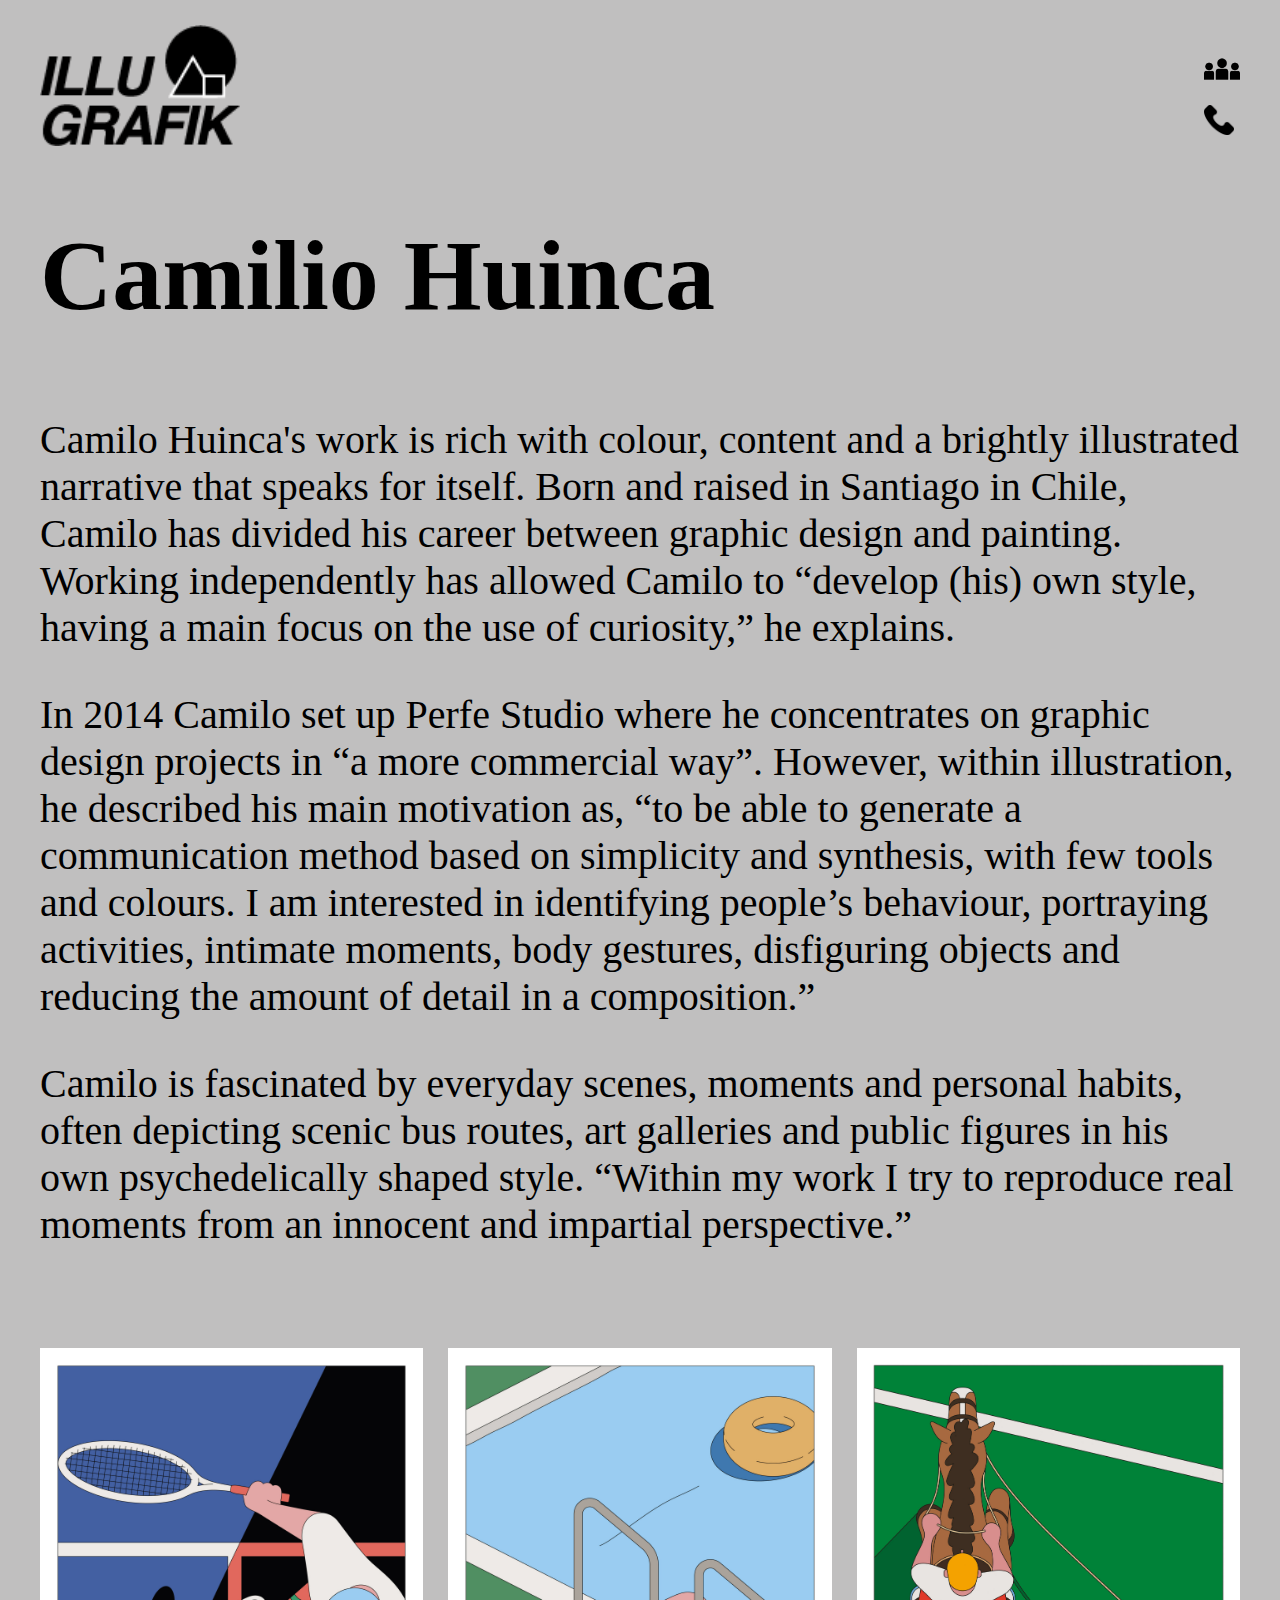
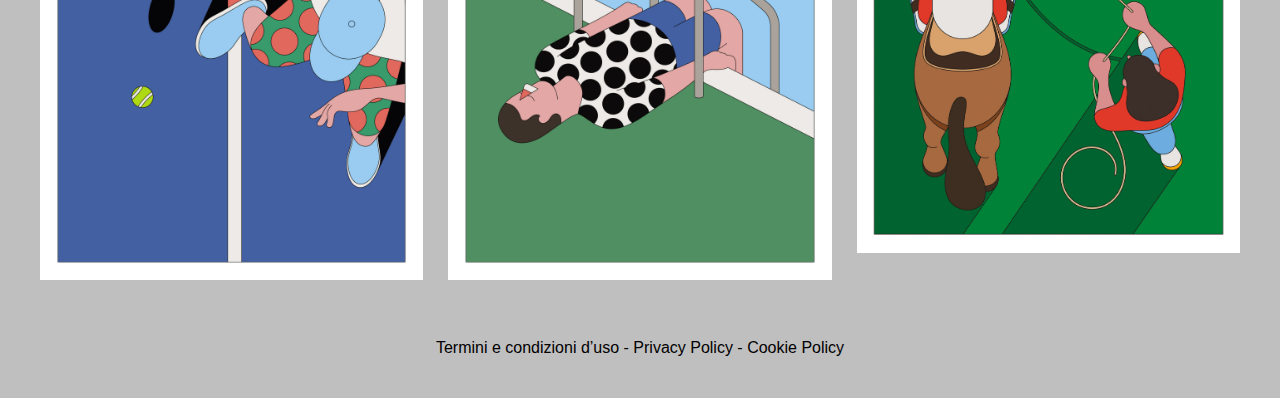
<file: camiliohuinca.html>
<!DOCTYPE html>
<html lang="en">
<head>
    <meta charset="UTF-8">
    <meta http-equiv="X-UA-Compatible" content="IE=edge">
    <meta name="viewport" content="width=device-width, initial-scale=1.0">
    <title>CamilioHuinca</title>
    <link rel="stylesheet" href="css/stilecamiliohuinca.css">
</head>
<body>
    <header>
        <p><a href="index.html"><img src="immagini/logo.png" alt="" width="200px" height="auto"></a></p>
        <nav>
            <ul>
                
                <a href="aboutus.html"><img src="immagini/chi siamo.png" alt="logo chi siamo" width="40px" height="auto"></a>
                <br>
                <a href="contact.html"><img src="immagini/contatti.png" alt="logo telefono" width="30px" height="auto"></a>
            </ul>
        </nav>
    </header>
    <section>
        <h2>Camilio Huinca</h2>
        <div>
            <p class="testo-camilio">Camilo Huinca's work is rich with colour, content and a brightly illustrated narrative that speaks for itself. Born and raised in Santiago in Chile, Camilo has divided his career between graphic design and painting. Working independently has allowed Camilo to “develop (his) own style, having a main focus on the use of curiosity,” he explains. </p>
        </div>
        <div>
            <p class="testo-camilio">In 2014 Camilo set up Perfe Studio where he concentrates on graphic design projects in “a more commercial way”. However, within illustration, he described his main motivation as, “to be able to generate a communication method based on simplicity and synthesis, with few tools and colours. I am interested in identifying people’s behaviour, portraying activities, intimate moments, body gestures, disfiguring objects and reducing the amount of detail in a composition.”  </p>
        </div>
        <div>
            <p class="testo-camilio">Camilo is fascinated by everyday scenes, moments and personal habits, often depicting scenic bus routes, art galleries and public figures in his own psychedelically shaped style. “Within my work I try to reproduce real moments from an innocent and impartial perspective.”</p>
        </div>

        <main>
            <section class="grid">
            <div>
                 <img class="immagine" src="immagini/tennishuinca.jpg" alt=""> <br>
            </div>
            <div>
            <img class="immagine" src="immagini/piscinahuinca.jpg" alt=""> <br>
            </div>
            <div>
                <img class="immagine" src="immagini/cavallohuinca.jpg" alt="" > <br>
            </div>
            </section>
        </main>



    <footer>
        <p>Termini e condizioni d’uso -
             Privacy Policy
           - Cookie Policy</p>
    </footer>
</body>
</html>
</file>
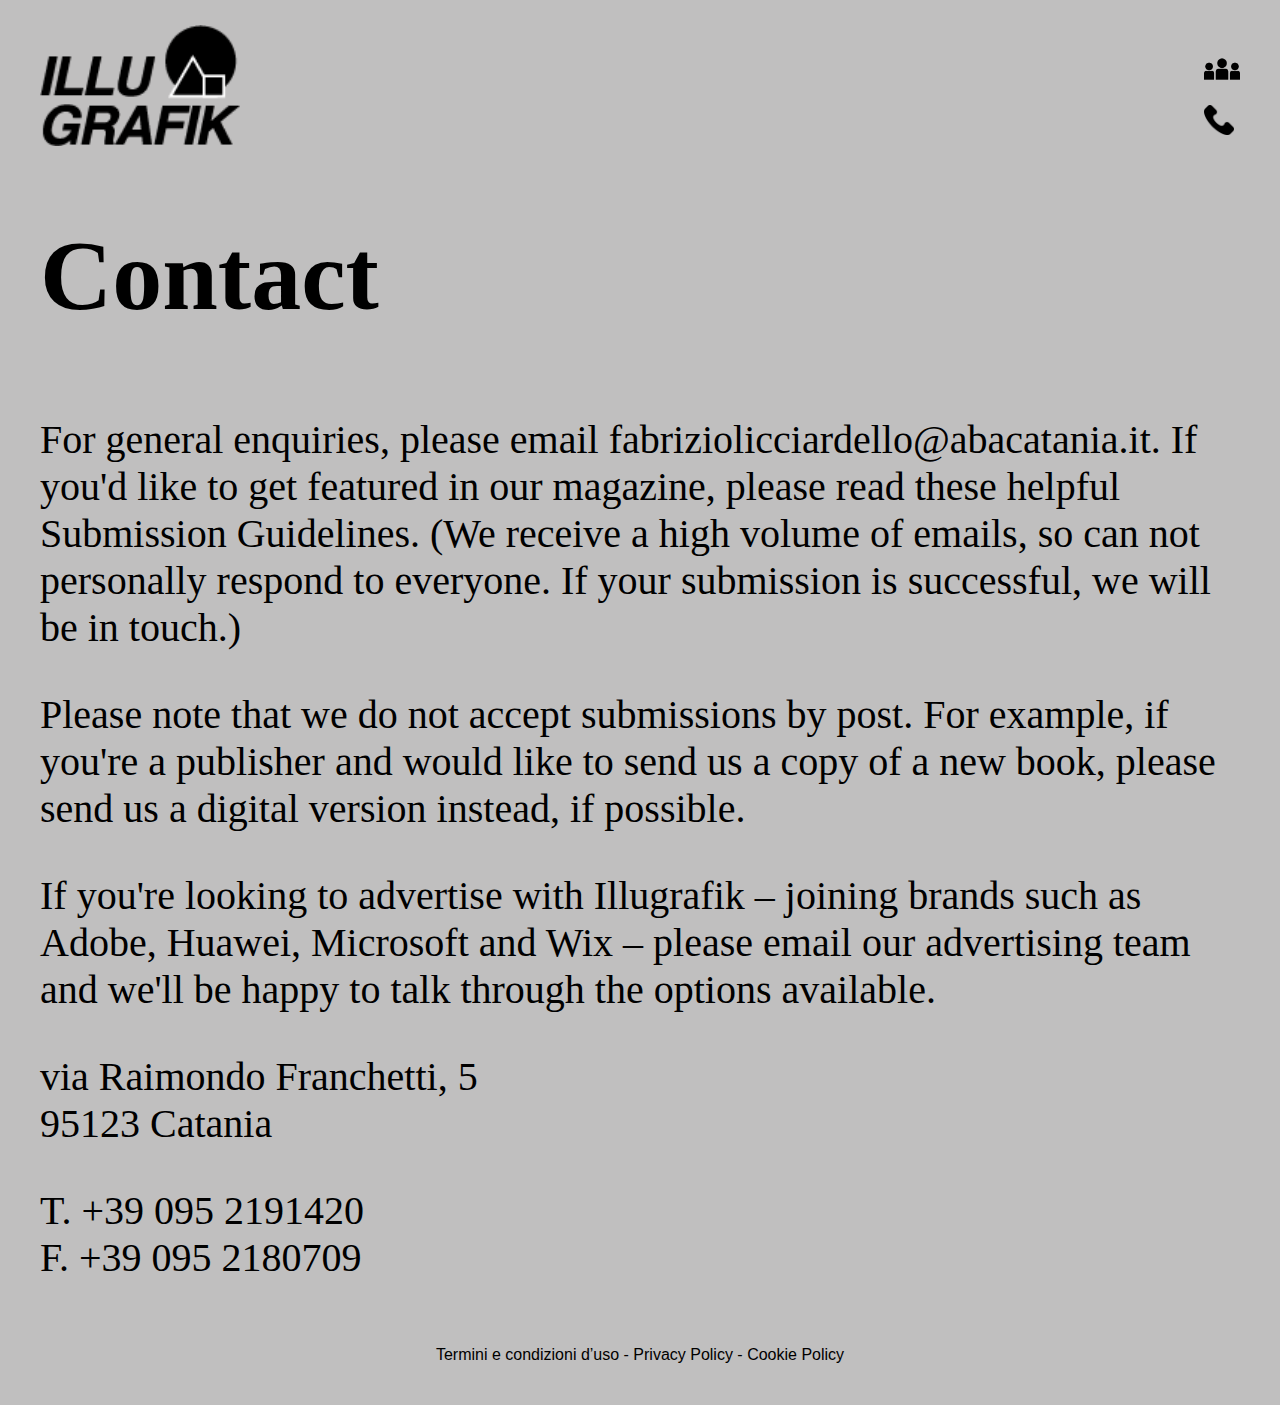
<file: contact.html>
<!DOCTYPE html>
<html lang="en">
<head>
    <meta charset="UTF-8">
    <meta http-equiv="X-UA-Compatible" content="IE=edge">
    <meta name="viewport" content="width=device-width, initial-scale=1.0">
    <title>Contact</title>
    <link rel="stylesheet" href="css/stilecontatti.css">
</head>
<body>
    <header>
        <p><a href="index.html"><img src="immagini/logo.png" alt="" width="200px" height="auto"></a></p>
        <nav>
            <ul>
                
                <a href="aboutus.html"><img src="immagini/chi siamo.png" alt="logo chi siamo" width="40px" height="auto"></a>
                <br>
                <a href="contact.html"><img src="immagini/contatti.png" alt="logo telefono" width="30px" height="auto"></a>
            </ul>
        </nav>
    </header>
    <section>
        <h2>Contact</h2>
        <div>
        <p class="testo-contatti">For general enquiries, please email fabriziolicciardello@abacatania.it. If you'd like to get featured in our magazine, please read these helpful Submission Guidelines. (We receive a high volume of emails, so can not personally respond to everyone. If your submission is successful, we will be in touch.) </p>
            
    
           <p class="testo-contatti"> Please note that we do not accept submissions by post. For example, if you're a publisher and would like to send us a copy of a new book, please send us a digital version instead, if possible.</p>
            
            
           <p class="testo-contatti">If you're looking to advertise with Illugrafik – joining brands such as Adobe, Huawei, Microsoft and Wix – please email our advertising team and we'll be happy to talk through the options available.</p>
        </div>
        
        <div>
            <h3>via Raimondo Franchetti, 5
                <br>
                95123 Catania</h3>
        </div>
        <div>
            <h3 >T. +39 095 2191420
                <br>
                F. +39 095 2180709</h3>
        </div>
    </section>
    
    <footer>
        <p>Termini e condizioni d’uso -
             Privacy Policy
           - Cookie Policy</p>
    </footer>
</body>
</html>
</file>
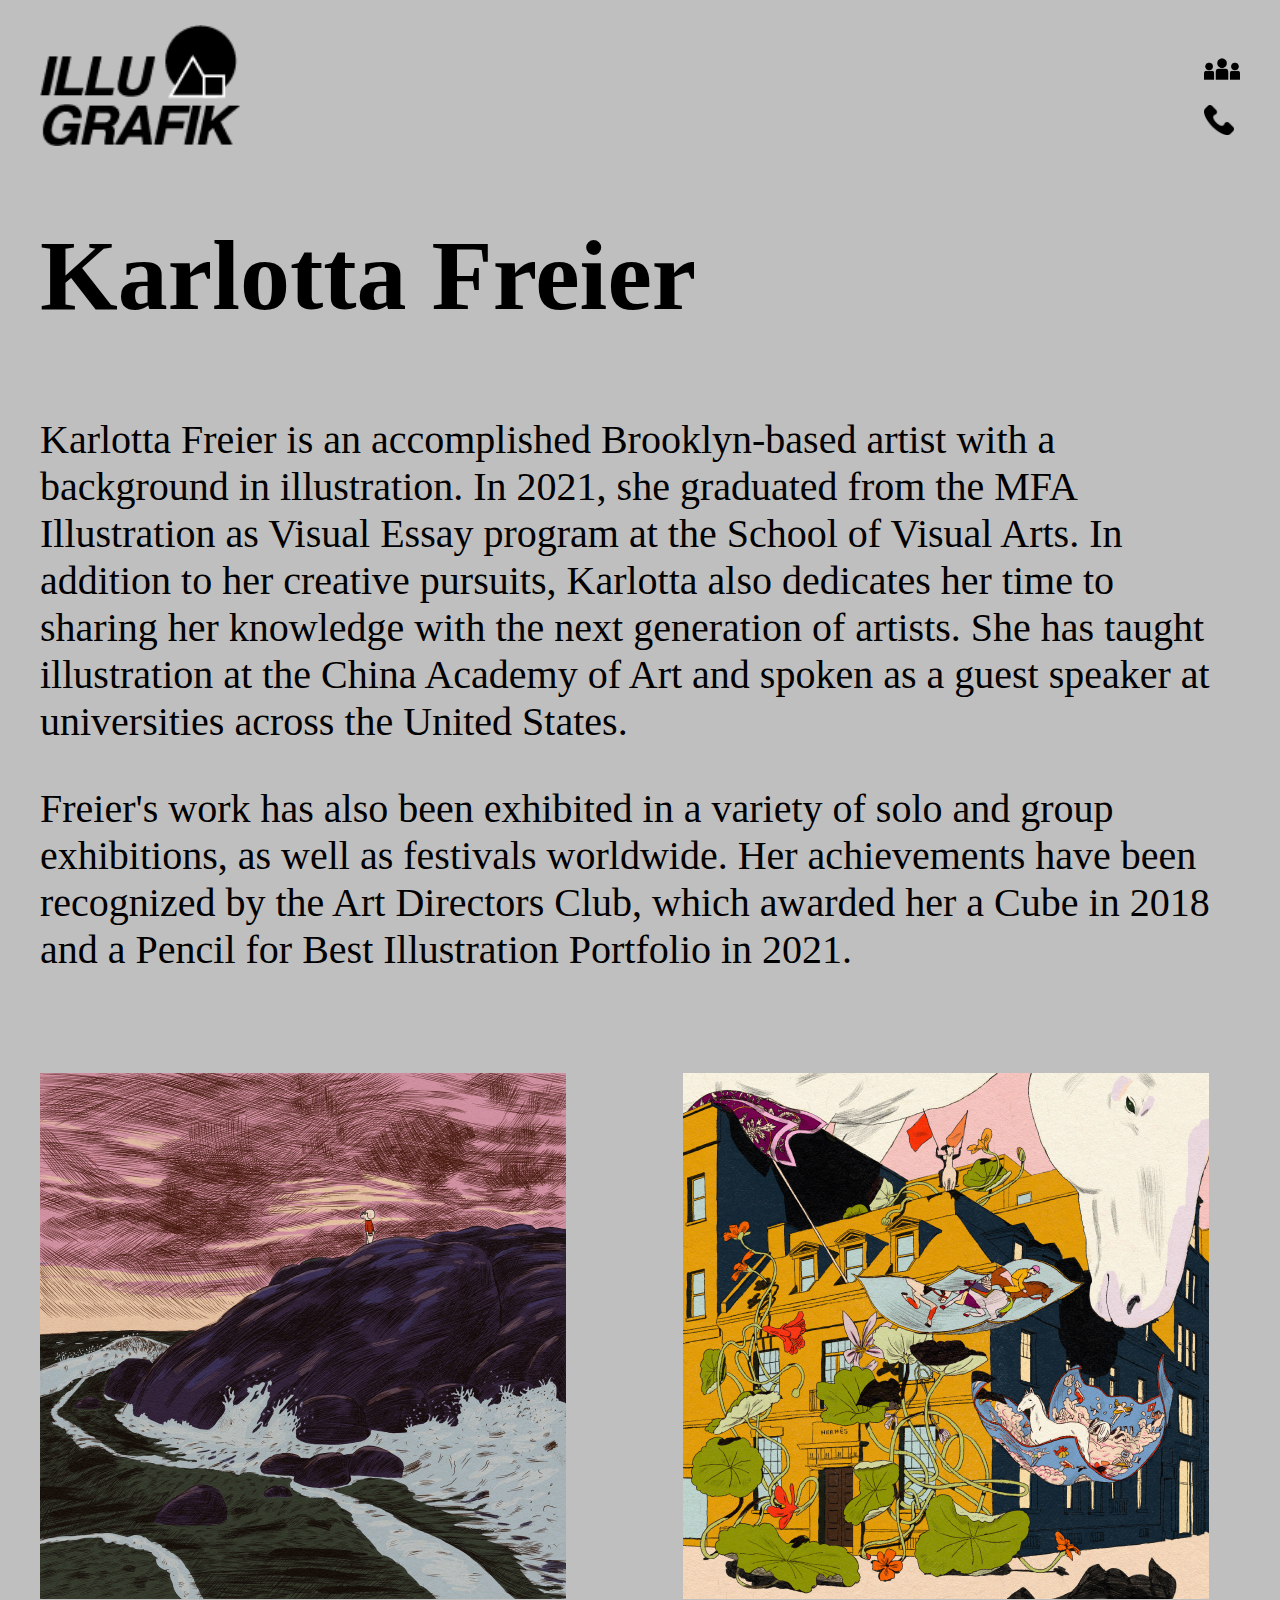
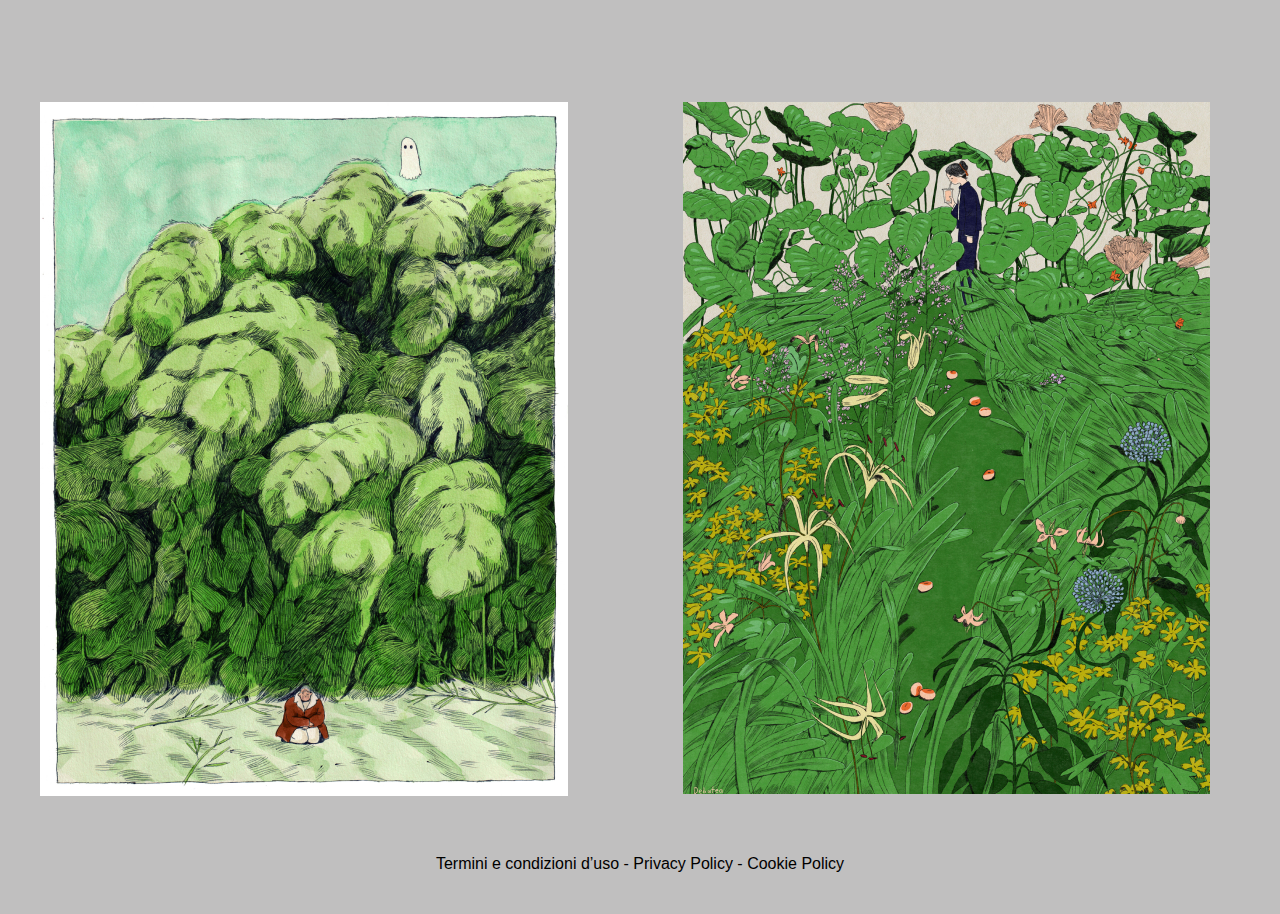
<file: karlottafreier.html>
<!DOCTYPE html>
<html lang="en">
<head>
    <meta charset="UTF-8">
    <meta http-equiv="X-UA-Compatible" content="IE=edge">
    <meta name="viewport" content="width=device-width, initial-scale=1.0">
    <title>KarlottaFreier</title>
    <link rel="stylesheet" href="css/stilekarlotta.css">
</head>
<body>
    <header>
        <p><a href="index.html"><img src="immagini/logo.png" alt="" width="200px" height="auto"></a></p>
        <nav>
            <ul>
                
                <a href="aboutus.html"><img src="immagini/chi siamo.png" alt="logo chi siamo" width="40px" height="auto"></a>
                <br>
                <a href="contact.html"><img src="immagini/contatti.png" alt="logo telefono" width="30px" height="auto"></a>
            </ul>
        </nav>
    </header>
    <section>
        <h2>Karlotta Freier</h2>
        <div>
            <p class="testo-karlotta">Karlotta Freier is an accomplished Brooklyn-based artist with a background in illustration. In 2021, she graduated from the MFA Illustration as Visual Essay program at the School of Visual Arts. In addition to her creative pursuits, Karlotta also dedicates her time to sharing her knowledge with the next generation of artists. She has taught illustration at the China Academy of Art and spoken as a guest speaker at universities across the United States.  </p>
        </div>
        <div>
            <p class="testo-karlotta">Freier's work has also been exhibited in a variety of solo and group exhibitions, as well as festivals worldwide. Her achievements have been recognized by the Art Directors Club, which awarded her a Cube in 2018 and a Pencil for Best Illustration Portfolio in 2021.</p>
        </div>
        
    
        <main>
            <section class="grid">
            <div>
                 <img class="immagine" src="immagini/1karlotta.jpg" alt=""> <br>
            </div>
            <div>
            <img class="immagine" src="immagini/2karlotta.jpg" alt=""> <br>
            </div>
            <div>
                <img class="immagine" src="immagini/3karlotta.jpg" alt="" > <br>
            </div>
            <div>
                <img class="immagine" src="immagini/4karlotta.jpg" alt="" > <br>
            </div>
            </section>
        </main>
    
    
    
    <footer>
        <p>Termini e condizioni d’uso -
             Privacy Policy
           - Cookie Policy</p>
    </footer>
</body>
</html>
</file>
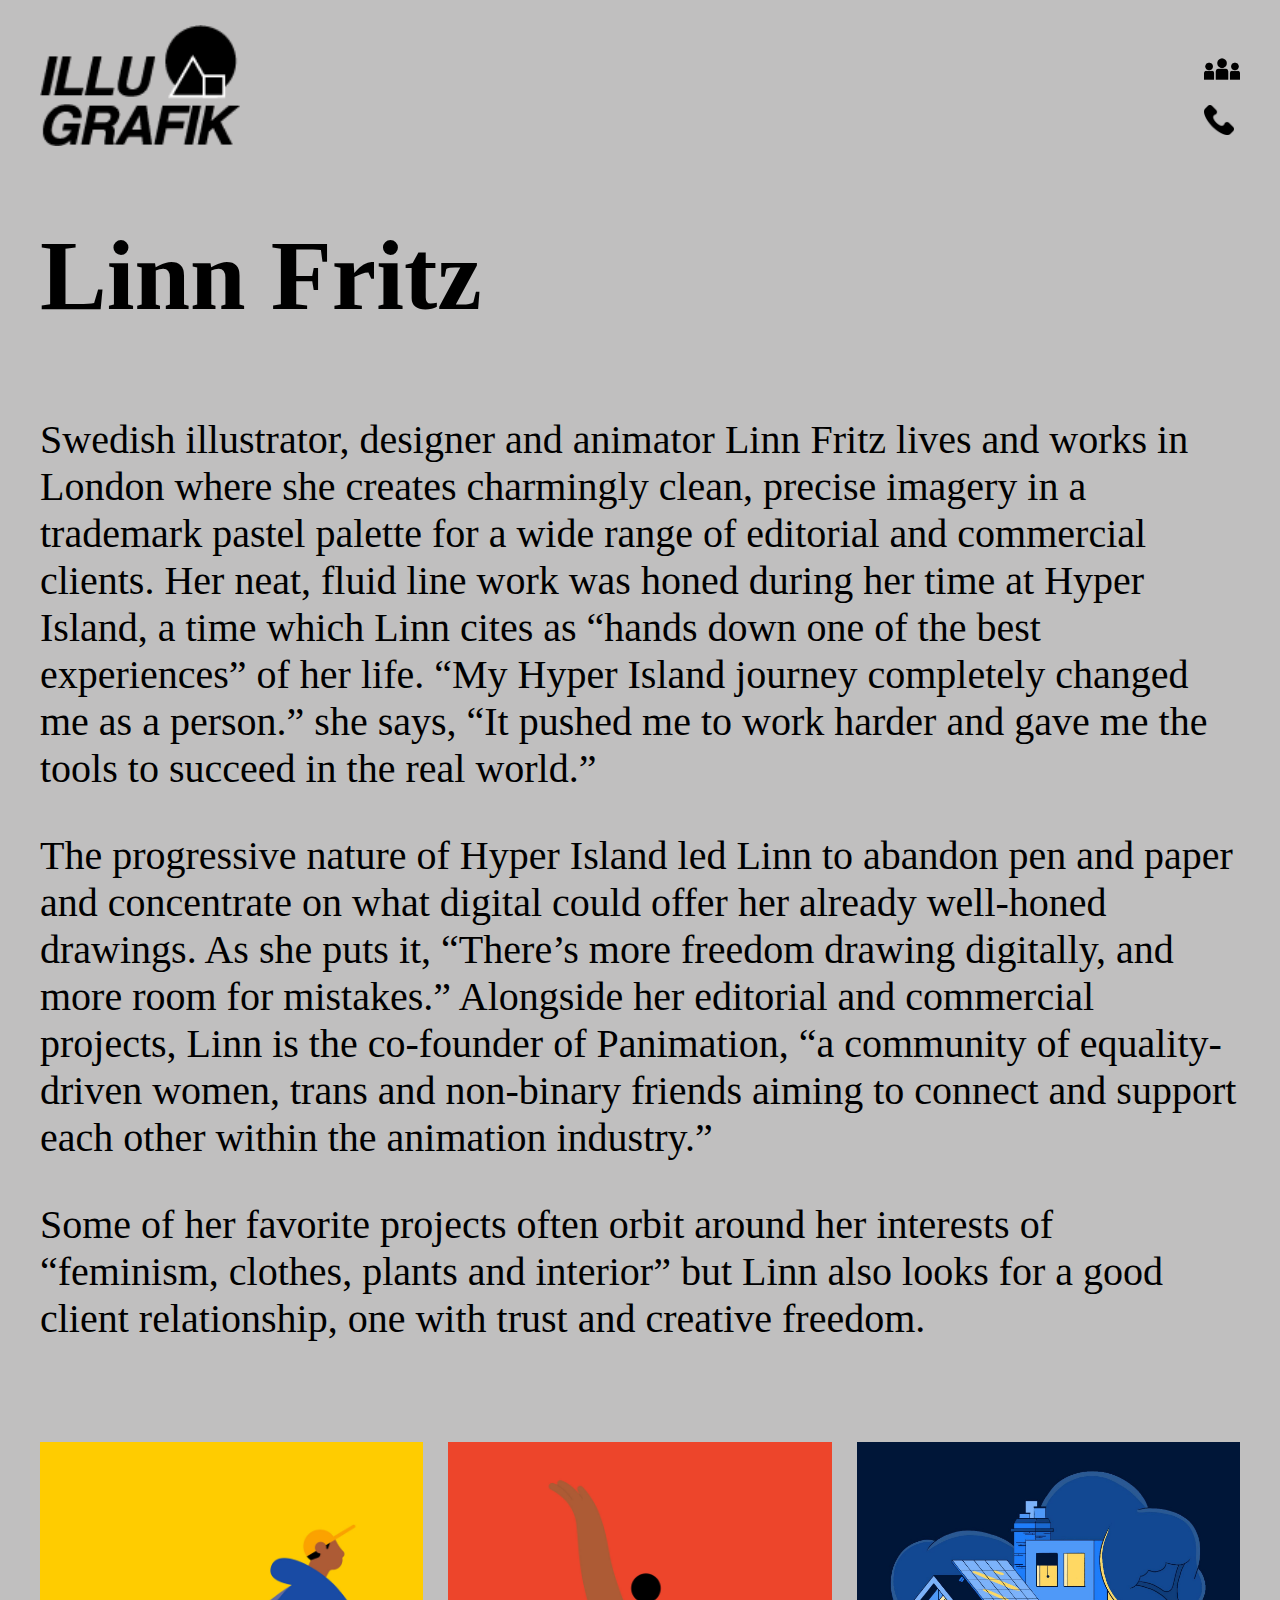
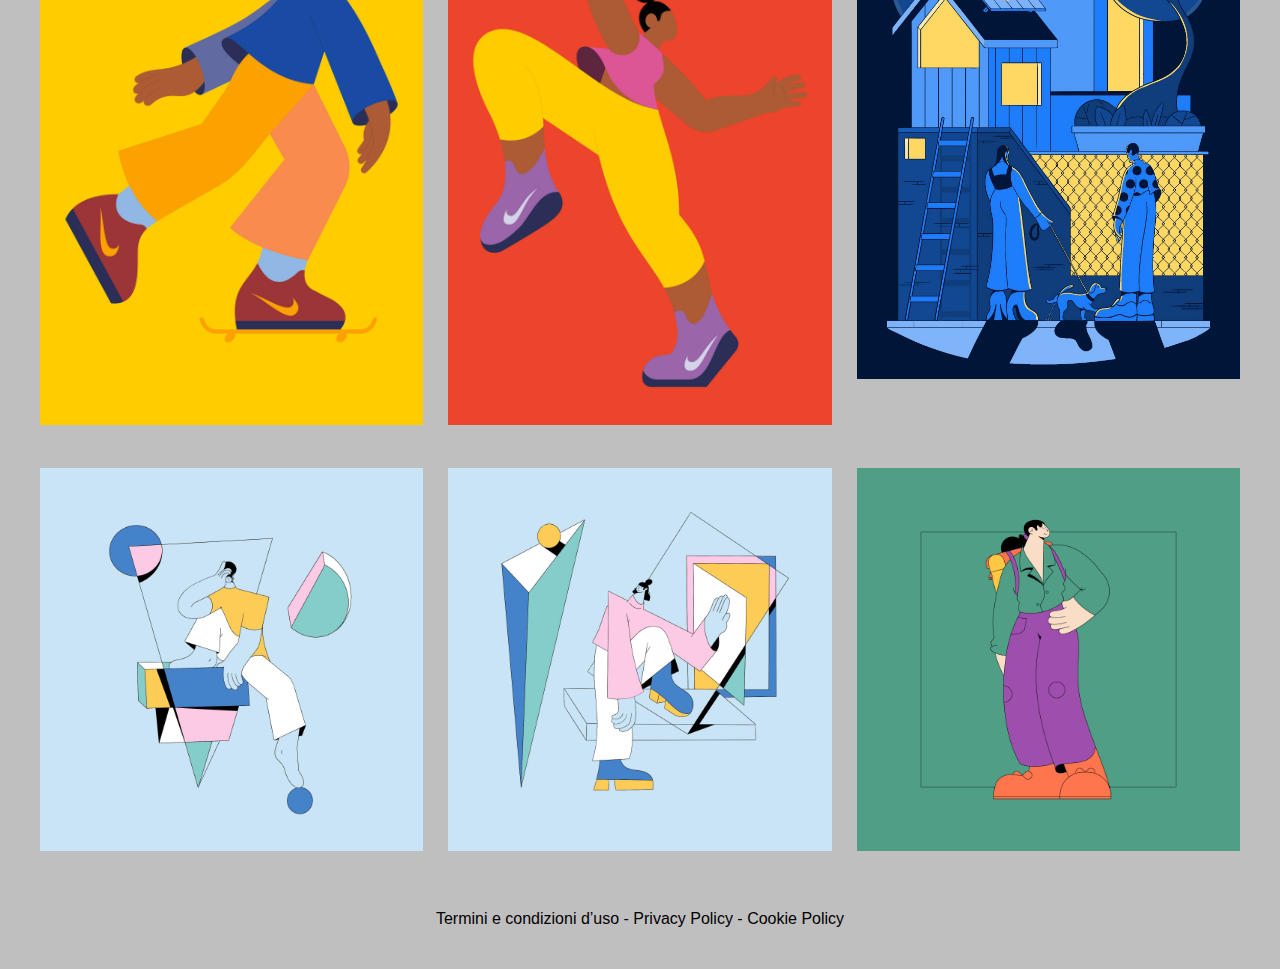
<file: linnfritz.html>
<!DOCTYPE html>
<html lang="en">
<head>
    <meta charset="UTF-8">
    <meta http-equiv="X-UA-Compatible" content="IE=edge">
    <meta name="viewport" content="width=device-width, initial-scale=1.0">
    <title>LinnFritz</title>
    <link rel="stylesheet" href="css/stilelinnfritz.css">
</head>
<body>
    <header>
        <p><a href="index.html"><img src="immagini/logo.png" alt="" width="200px" height="auto"></a></p>
        <nav>
            <ul>
                
                <a href="aboutus.html"><img src="immagini/chi siamo.png" alt="logo chi siamo" width="40px" height="auto"></a>
                <br>
                <a href="contact.html"><img src="immagini/contatti.png" alt="logo telefono" width="30px" height="auto"></a>
            </ul>
        </nav>
    </header>
    <section>
        <h2>Linn Fritz</h2>
        <div>
            <p class="testo-fritz">Swedish illustrator, designer and animator Linn Fritz lives and works in London where she creates charmingly clean, precise imagery in a trademark pastel palette for a wide range of editorial and commercial clients. Her neat, fluid line work was honed during her time at Hyper Island, a time which Linn cites as “hands down one of the best experiences” of her life. “My Hyper Island journey completely changed me as a person.” she says, “It pushed me to work harder and gave me the tools to succeed in the real world.” </p>
        </div>
        <div>
            <p class="testo-fritz">The progressive nature of Hyper Island led Linn to abandon pen and paper and concentrate on what digital could offer her already well-honed drawings. As she puts it, “There’s more freedom drawing digitally, and more room for mistakes.” Alongside her editorial and commercial projects, Linn is the co-founder of Panimation, “a community of equality-driven women, trans and non-binary friends aiming to connect and support each other within the animation industry.”</p>
         </div>
         <div>
            <p class="testo-fritz">Some of her favorite projects often orbit around her interests of “feminism, clothes, plants and interior” but Linn also looks for a good client relationship, one with trust and creative freedom.</p>
         </div>
        
    
        <main>
            <section class="grid">
          
           <div>
                <img class="immagine2" src="immagini/1fritz.jpg" alt=""> <br>
           </div>
           <div>
                <img class="immagine2" src="immagini/2fritz.jpg" alt=""> <br>
          </div>
          <div>
            <img class="immagine2" src="immagini/3fritz.jpg" alt=""> <br>
          </div>
          <div>
            <img class="immagine2" src="immagini/4fritz.jpg" alt=""> <br>
          </div>
         <div>
            <img class="immagine2" src="immagini/5fritz.jpg" alt=""> <br>
         </div>
         <div>
            <img class="immagine2" src="immagini/6fritz.jpg" alt=""> <br>
         </div>
            </section>
        </main>
    
    
    
    <footer>
        <p>Termini e condizioni d’uso -
             Privacy Policy
           - Cookie Policy</p>
    </footer>
    
</body>
</html>
</file>
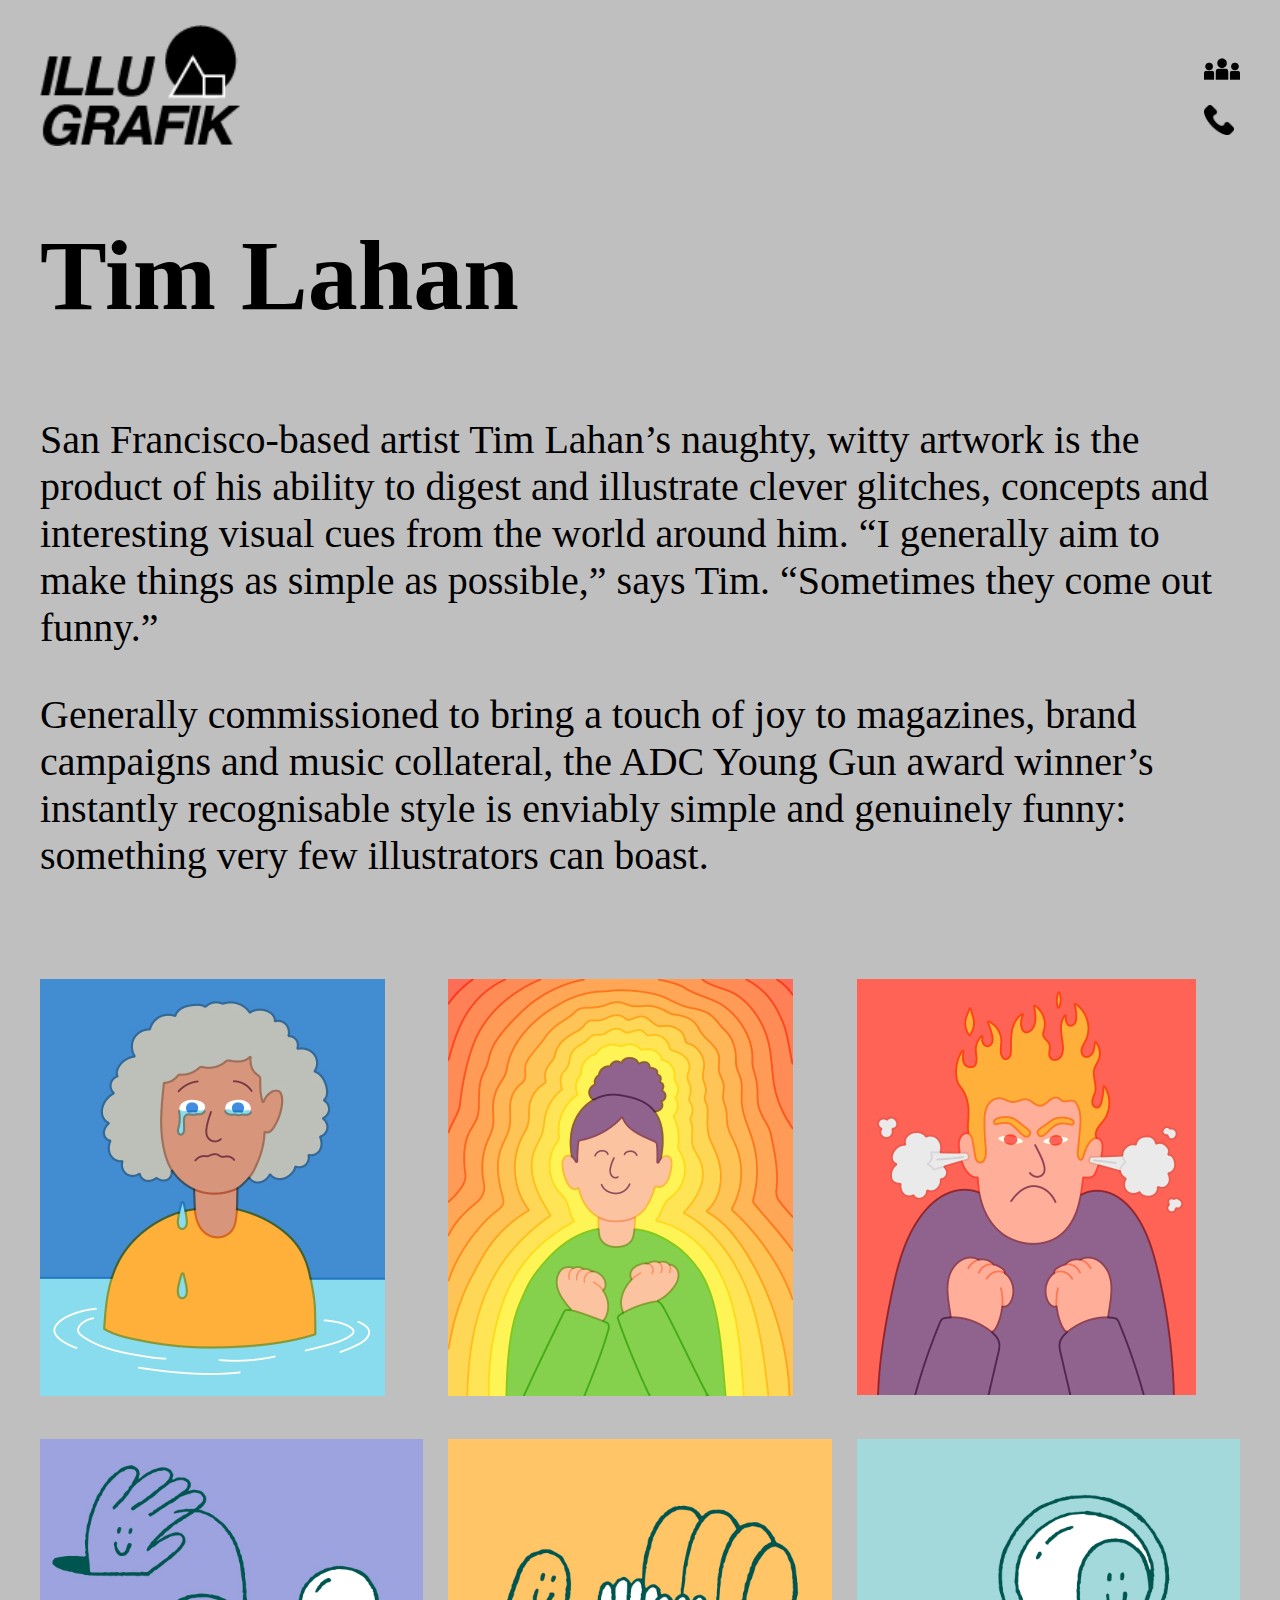
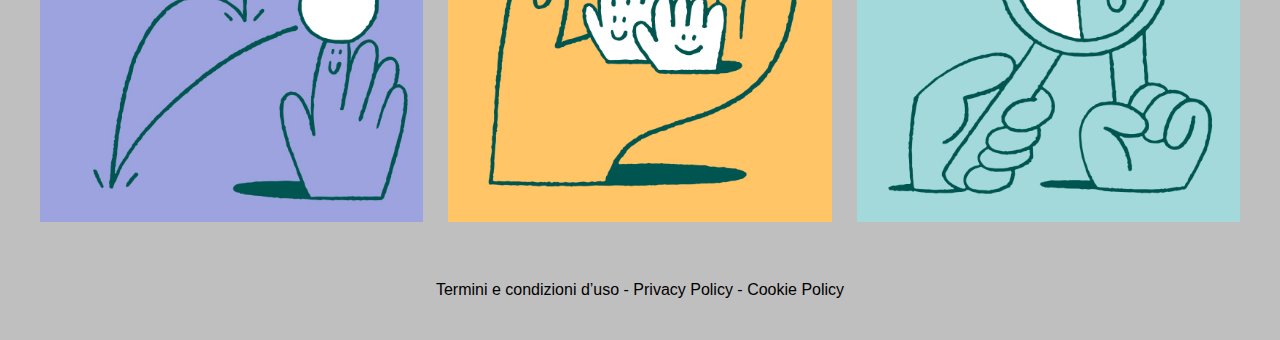
<file: timlahan.html>
<!DOCTYPE html>
<html lang="en">
<head>
    <meta charset="UTF-8">
    <meta http-equiv="X-UA-Compatible" content="IE=edge">
    <meta name="viewport" content="width=device-width, initial-scale=1.0">
    <title>TimLahan</title>
    <link rel="stylesheet" href="css/stiletimlahan.css">
</head>
<body>
    <header>
        <p><a href="index.html"><img src="immagini/logo.png" alt="" width="200px" height="auto"></a></p>
        <nav>
            <ul>
                
                <a href="aboutus.html"><img src="immagini/chi siamo.png" alt="logo chi siamo" width="40px" height="auto"></a>
                <br>
                <a href="contact.html"><img src="immagini/contatti.png" alt="logo telefono" width="30px" height="auto"></a>
            </ul>
        </nav>
    </header>
    <section>
        <h2>Tim Lahan</h2>
        <div>
            <p class="testo-tim">San Francisco-based artist Tim Lahan’s naughty, witty artwork is the product of his ability to digest and illustrate clever glitches, concepts and interesting visual cues from the world around him. “I generally aim to make things as simple as possible,” says Tim. “Sometimes they come out funny.”  </p>
        </div>
        <div>
            <p class="testo-tim">Generally commissioned to bring a touch of joy to magazines, brand campaigns and music collateral, the ADC Young Gun award winner’s instantly recognisable style is enviably simple and genuinely funny: something very few illustrators can boast. </p>
        </div>
        
    
        <main>
            <section class="grid">
            <div>
                 <img class="immagine" src="immagini/1timlahan.jpg" alt=""> <br>
            </div>
            <div>
            <img class="immagine" src="immagini/2timlahan.jpg" alt=""> <br>
            </div>
            <div>
                <img class="immagine" src="immagini/3timlahan.jpg" alt="" > <br>
            </div>
            <div>
                <img class="immagine" src="immagini/4timlahan.jpg" alt="" > <br>
            </div>
            <div>
                <img class="immagine" src="immagini/5timlahan.jpg" alt="" > <br>
            </div>
            <div>
                <img class="immagine" src="immagini/6timlahan.jpg" alt="" > <br>
            </div>
            </section>
        </main>
    
    
    
    <footer>
        <p>Termini e condizioni d’uso -
             Privacy Policy
           - Cookie Policy</p>
    </footer>
</body>
</html>
</file>
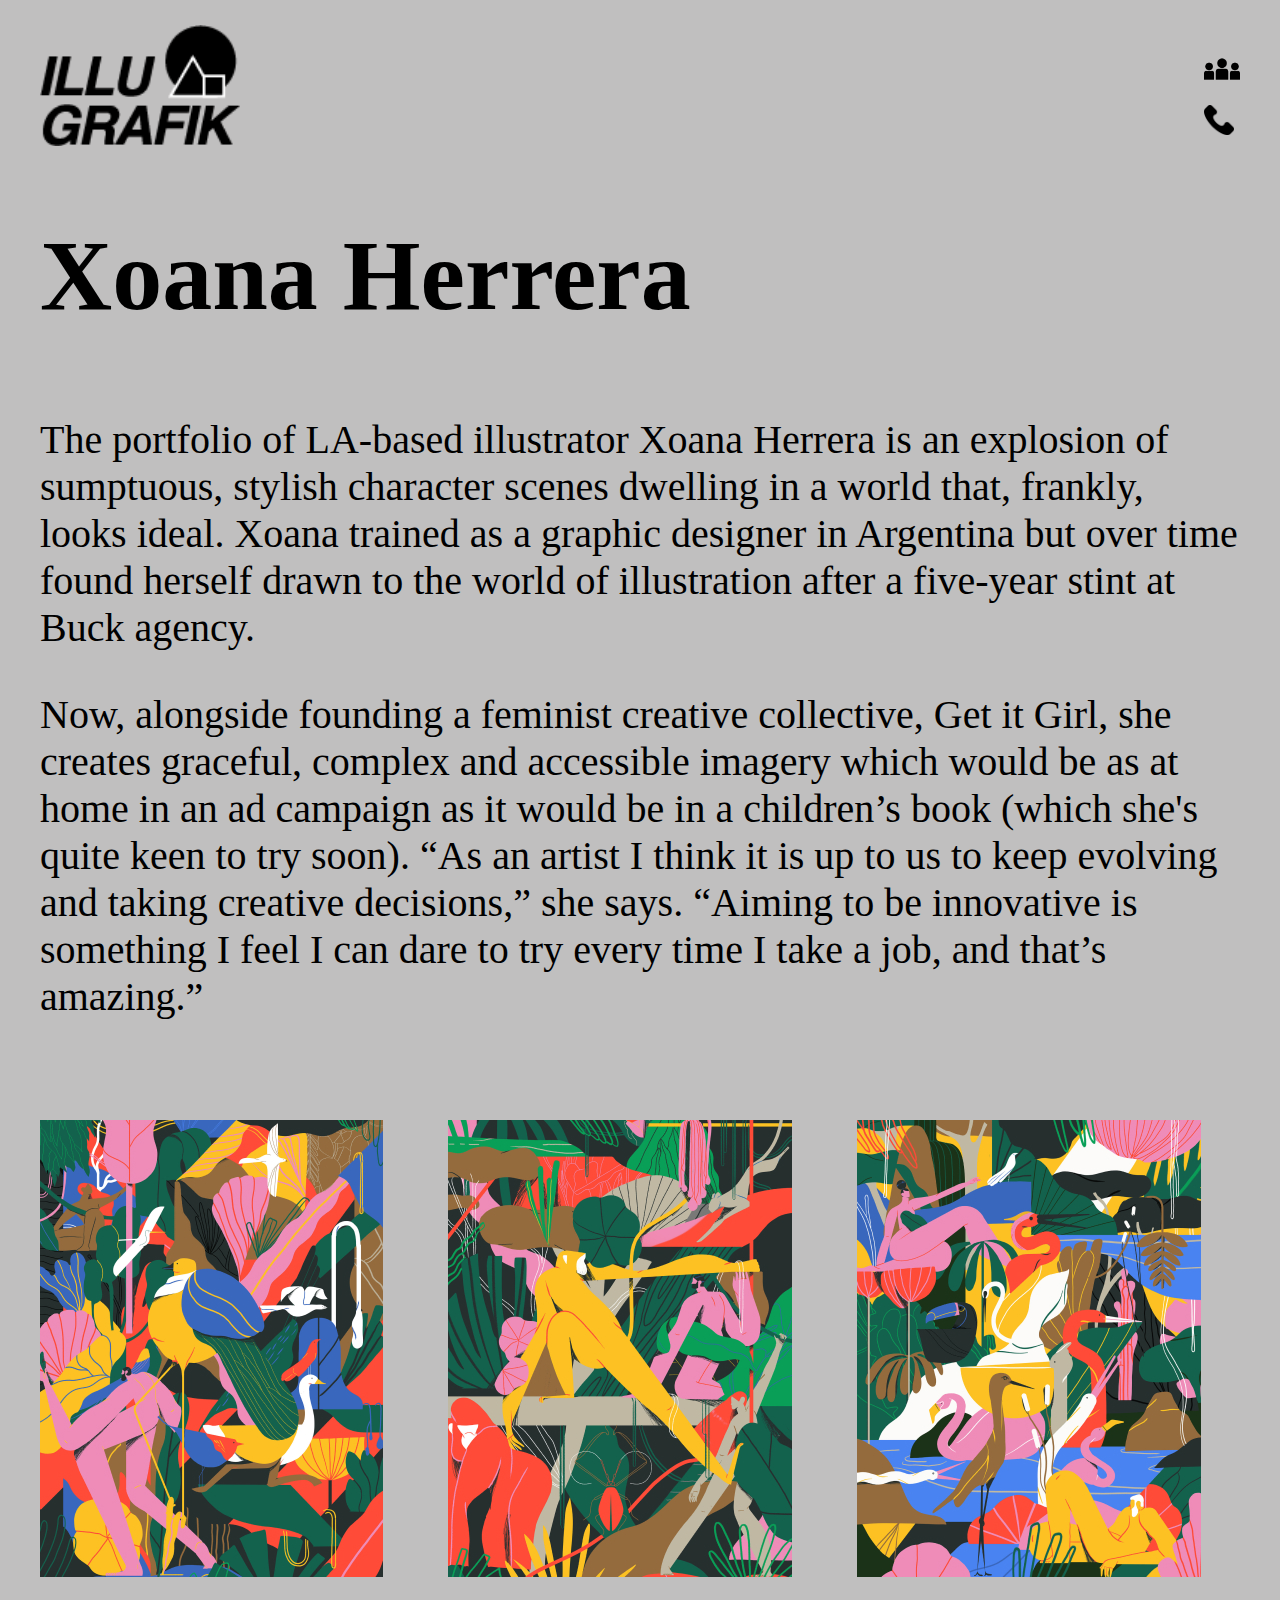
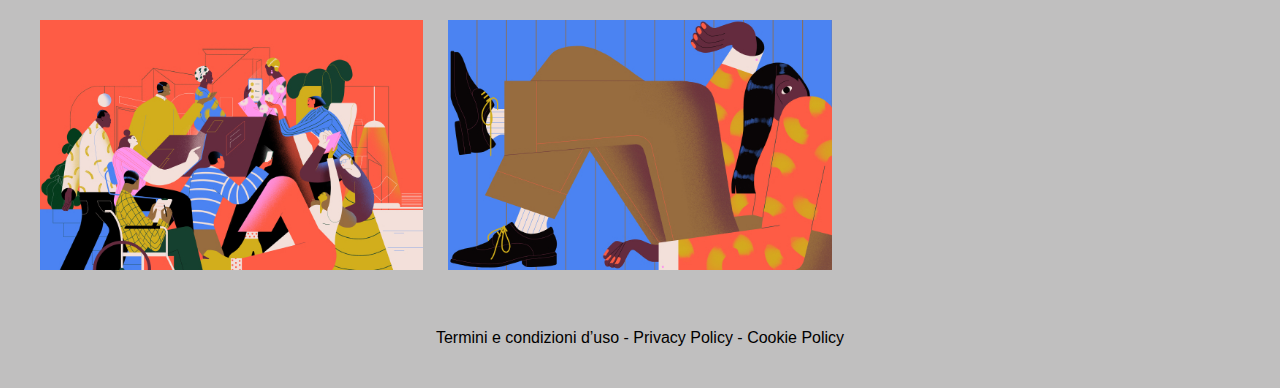
<file: xoanaherrera.html>
<!DOCTYPE html>
<html lang="en">
<head>
    <meta charset="UTF-8">
    <meta http-equiv="X-UA-Compatible" content="IE=edge">
    <meta name="viewport" content="width=device-width, initial-scale=1.0">
    <title>Xoana Herrera</title>
    <link rel="stylesheet" href="css/stilexoanaherrera.css">
</head>
<body>
    <header>
        <p><a href="index.html"><img src="immagini/logo.png" alt="" width="200px" height="auto"></a></p>
        <nav>
            <ul>
                
                <a href="aboutus.html"><img src="immagini/chi siamo.png" alt="logo chi siamo" width="40px" height="auto"></a>
                <br>
                <a href="contact.html"><img src="immagini/contatti.png" alt="logo telefono" width="30px" height="auto"></a>
            </ul>
        </nav>
    </header>
    <section>
        <h2>Xoana Herrera</h2>
        <div>
            <p class="testo-xoana">The portfolio of LA-based illustrator Xoana Herrera is an explosion of sumptuous, stylish character scenes dwelling in a world that, frankly, looks ideal. Xoana trained as a graphic designer in Argentina but over time found herself drawn to the world of illustration after a five-year stint at Buck agency.  </p>
        </div>
        <div>
            <p class="testo-xoana">Now, alongside founding a feminist creative collective, Get it Girl, she creates graceful, complex and accessible imagery which would be as at home in an ad campaign as it would be in a children’s book (which she's quite keen to try soon). “As an artist I think it is up to us to keep evolving and taking creative decisions,” she says. “Aiming to be innovative is something I feel I can dare to try every time I take a job, and that’s amazing.”</p>
        </div>
        
    
        <main>
            <section class="grid">
          
           <div>
                <img class="immagine2" src="immagini/3xoana.jpg" alt=""> <br>
           </div>
           <div>
                <img class="immagine2" src="immagini/4xoana.jpg" alt=""> <br>
          </div>
          <div>
               <img class="immagine2" src="immagini/5xoana.jpg" alt=""> <br>
         </div>
         <div>
            <img class="immagine2" src="immagini/1xoana.jpg" alt=""> <br>
         </div>
         <div>
            <img class="immagine2" src="immagini/2xoana.jpg" alt=""> <br>
         </div>

           </section>
        </main>
    
    
    
    <footer>
        <p>Termini e condizioni d’uso -
             Privacy Policy
           - Cookie Policy</p>
    </footer>
    
</body>
</html>
</file>
<file: css/stilecamiliohuinca.css>
body{
    background-color: #C0BFBF;
    max-width: 1200px;
    margin: auto
}


img {
    max-width: 100%;
    display: block;
}


header p{
    text-transform: uppercase;
    font-family: helvetica;
    font-weight: bold;
    font-style: oblique;
    font-size: 40px;
    margin-top: 25px;
    margin-left: auto;
    

}

nav ul {
    
    margin-left: 97%;
    padding: 0;
    display: block;
    margin-top: -135px;
    

    
}

h2{
    font-size: 100px;
    font-family: garamond;
    font-weight: bold;
    margin-left: auto;
}


.testo-camilio{
    font-size: 40px;
    font-family: garamond;
    text-align: left;
    margin-left: auto;
    
}
.grid {
    margin-top: 100px;
    margin-left: auto;
    display: grid;
    grid-template-columns: repeat(auto-fit, minmax(350px, 1fr));
    gap: 25px;
    
}


main div.immagine img {
    margin-left: auto;
      object-fit: cover;
      height: 350px;
      width: 100%;
  }






footer p{
    font-family:  Helvetica;
    text-align: center;
    display: grid;
    padding: 25px;
    
}
</file>
<file: css/stilecontatti.css>
body{
    background-color: #C0BFBF;
    max-width: 1200px;
    margin: auto
}


img {
    max-width: 100%;
    display: block;
}


header p{
    text-transform: uppercase;
    font-family: helvetica;
    font-weight: bold;
    font-style: oblique;
    font-size: 40px;
    margin-top: 25px;
    margin-left: auto;
    

}

nav ul {
    
    margin-left: 97%;
    padding: 0;
    display: block;
    margin-top: -135px;
    

    
}

h2{
    font-size: 100px;
    font-family: garamond;
    font-weight: bold;
    margin-left: auto;
    
}
.testo-contatti{
    font-size: 40px;
    font-family: garamond;
    text-align: left;
    margin-left: auto;
    
}



h3{
    font-size: 40px;
    font-family: garamond;
    text-align: left;
    font-style: normal;
    font-weight: normal;
    margin-left: auto;

}

footer p{
    font-family:  Helvetica;
    text-align: center;
    display: grid;
    padding: 25px;
    
}
</file>
<file: css/stilekarlotta.css>
body{
    background-color: #C0BFBF;
    max-width: 1200px;
    margin: auto
}


img {
    max-width: 100%;
    display: block;
}


header p{
    text-transform: uppercase;
    font-family: helvetica;
    font-weight: bold;
    font-style: oblique;
    font-size: 40px;
    margin-top: 25px;
    margin-left: auto;
    

}

nav ul {
    
    margin-left: 97%;
    padding: 0;
    display: block;
    margin-top: -135px;
    

    
}

h2{
    font-size: 100px;
    font-family: garamond;
    font-weight: bold;
    margin-left: auto;
}


.testo-karlotta{
    font-size: 40px;
    font-family: garamond;
    text-align: left;
    margin-left: auto;
    
}

.grid {
    margin-top: 100px;
    margin-left: auto;
    display: grid;
    grid-template-columns: repeat(auto-fit, minmax(350px, 1fr));
    gap: 85px;
    
    
}


main div.immagine img {
    margin-left: auto;
      object-fit: cover;
      height: 100%;
      width: 100%;
      
  }



footer p{
    font-family:  Helvetica;
    text-align: center;
    display: grid;
    padding: 25px;
    
}
</file>
<file: css/stilelinnfritz.css>
body{
    background-color: #C0BFBF;
    max-width: 1200px;
    margin: auto
}


img {
    max-width: 100%;
    display: block;
}


header p{
    text-transform: uppercase;
    font-family: helvetica;
    font-weight: bold;
    font-style: oblique;
    font-size: 40px;
    margin-top: 25px;
    margin-left: auto;
    

}

nav ul {
    
    margin-left: 97%;
    padding: 0;
    display: block;
    margin-top: -135px;
    

    
}

h2{
    font-size: 100px;
    font-family: garamond;
    font-weight: bold;
    margin-left: auto;
}


.testo-fritz{
    font-size: 40px;
    font-family: garamond;
    text-align: left;
    margin-left: auto;
    
}

.grid {
    margin-top: 100px;
    margin-left: auto;
    display: grid;
    grid-template-columns: repeat(auto-fit, minmax(350px, 1fr));
    gap: 25px;
    
    
}


main div.immagine img {
    margin-left: auto;
      object-fit: cover;
      height: 100%;
      width: 100%;
      
      
  }





footer p{
    font-family:  Helvetica;
    text-align: center;
    display: grid;
    padding: 25px;
    
}
</file>
<file: css/stiletimlahan.css>
body{
    background-color: #C0BFBF;
    max-width: 1200px;
    margin: auto
}


img {
    max-width: 100%;
    display: block;
}


header p{
    text-transform: uppercase;
    font-family: helvetica;
    font-weight: bold;
    font-style: oblique;
    font-size: 40px;
    margin-top: 25px;
    margin-left: auto;
    

}

nav ul {
    
    margin-left: 97%;
    padding: 0;
    display: block;
    margin-top: -135px;
    

    
}

h2{
    font-size: 100px;
    font-family: garamond;
    font-weight: bold;
    margin-left: auto;
}


.testo-tim{
    font-size: 40px;
    font-family: garamond;
    text-align: left;
    margin-left: auto;
    
}

.grid {
    margin-top: 100px;
    margin-left: auto;
    display: grid;
    grid-template-columns: repeat(auto-fit, minmax(350px, 1fr));
    gap: 25px;
    
}


main div.immagine img {
    margin-left: auto;
      object-fit: cover;
      height: 350px;
      width: 100%;
  }



footer p{
    font-family:  Helvetica;
    text-align: center;
    display: grid;
    padding: 25px;
    
}
</file>
<file: css/stilexoanaherrera.css>
body{
    background-color: #C0BFBF;
    max-width: 1200px;
    margin: auto
}


img {
    max-width: 100%;
    display: block;
}


header p{
    text-transform: uppercase;
    font-family: helvetica;
    font-weight: bold;
    font-style: oblique;
    font-size: 40px;
    margin-top: 25px;
    margin-left: auto;
    

}

nav ul {
    
    margin-left: 97%;
    padding: 0;
    display: block;
    margin-top: -135px;
    

    
}

h2{
    font-size: 100px;
    font-family: garamond;
    font-weight: bold;
    margin-left: auto;
}


.testo-xoana{
    font-size: 40px;
    font-family: garamond;
    text-align: left;
    margin-left: auto;
    
}

.grid {
    margin-top: 100px;
    margin-left: auto;
    display: grid;
    grid-template-columns: repeat(auto-fit, minmax(350px, 1fr));
    gap: 25px;
    
    
    
}


main div.immagine img {
    margin-left: auto;
      object-fit: cover;
      height: 100%;
      width: 100%;
      
      
  }





footer p{
    font-family:  Helvetica;
    text-align: center;
    display: grid;
    padding: 25px;
    
}
</file>
